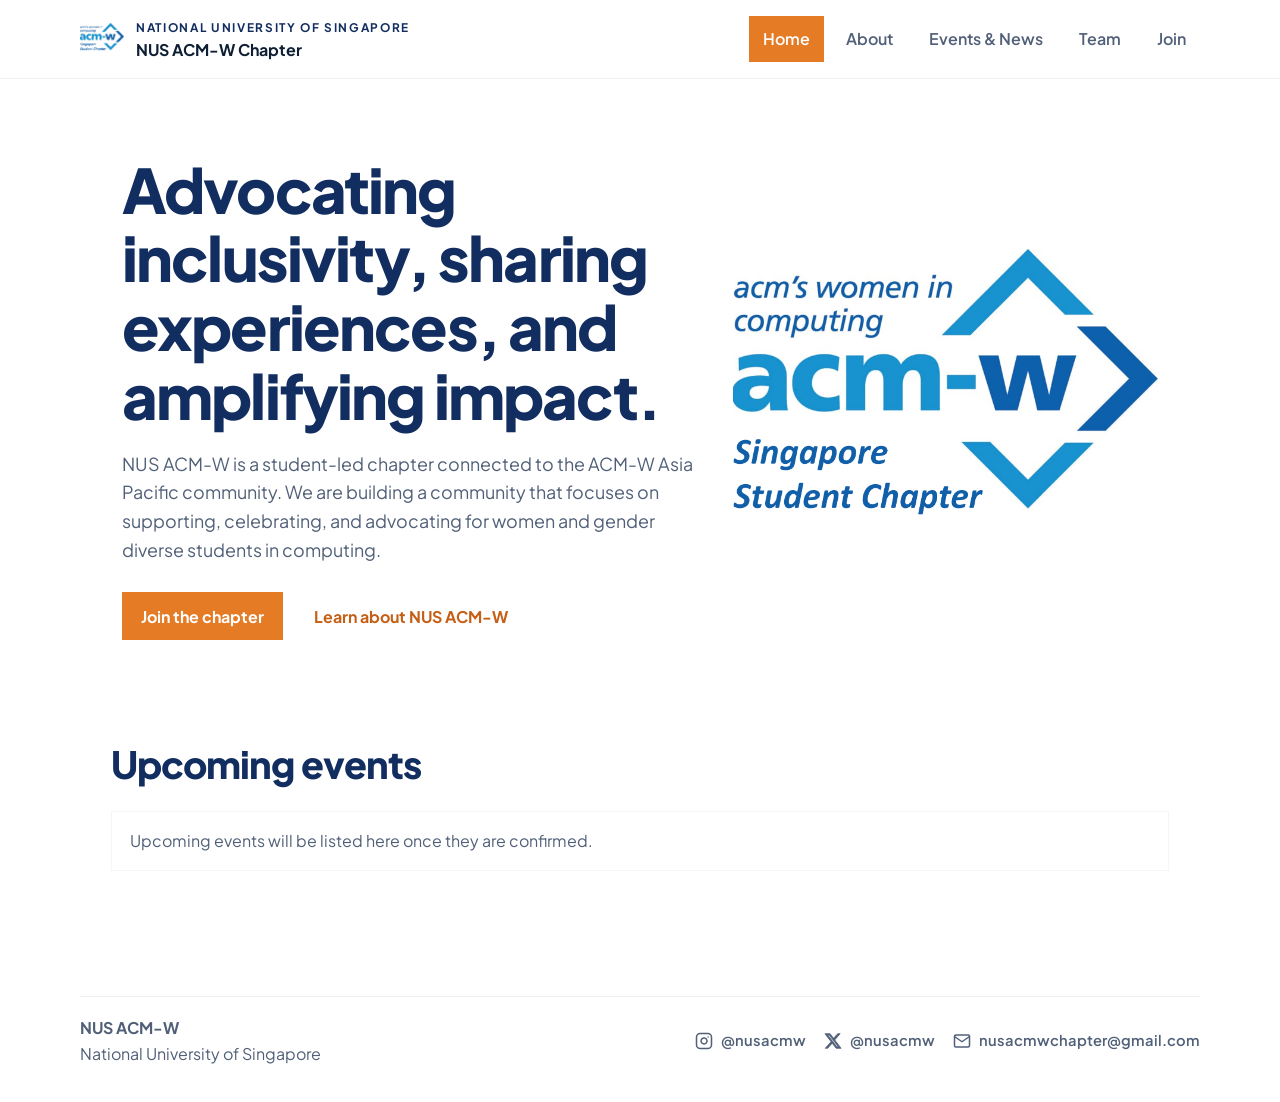
<file: index.html>
<!doctype html>
<html lang="en">
  <head>
    <meta charset="utf-8">
    <meta name="viewport" content="width=device-width, initial-scale=1">
    <meta name="description" content="">
    <title></title>
    <link rel="stylesheet" href="styles/site.css">
  </head>
  <body data-page="home">
    <div class="page-shell" data-page-content></div>
    <script type="module" src="scripts/site.js"></script>
  </body>
</html>
</file>
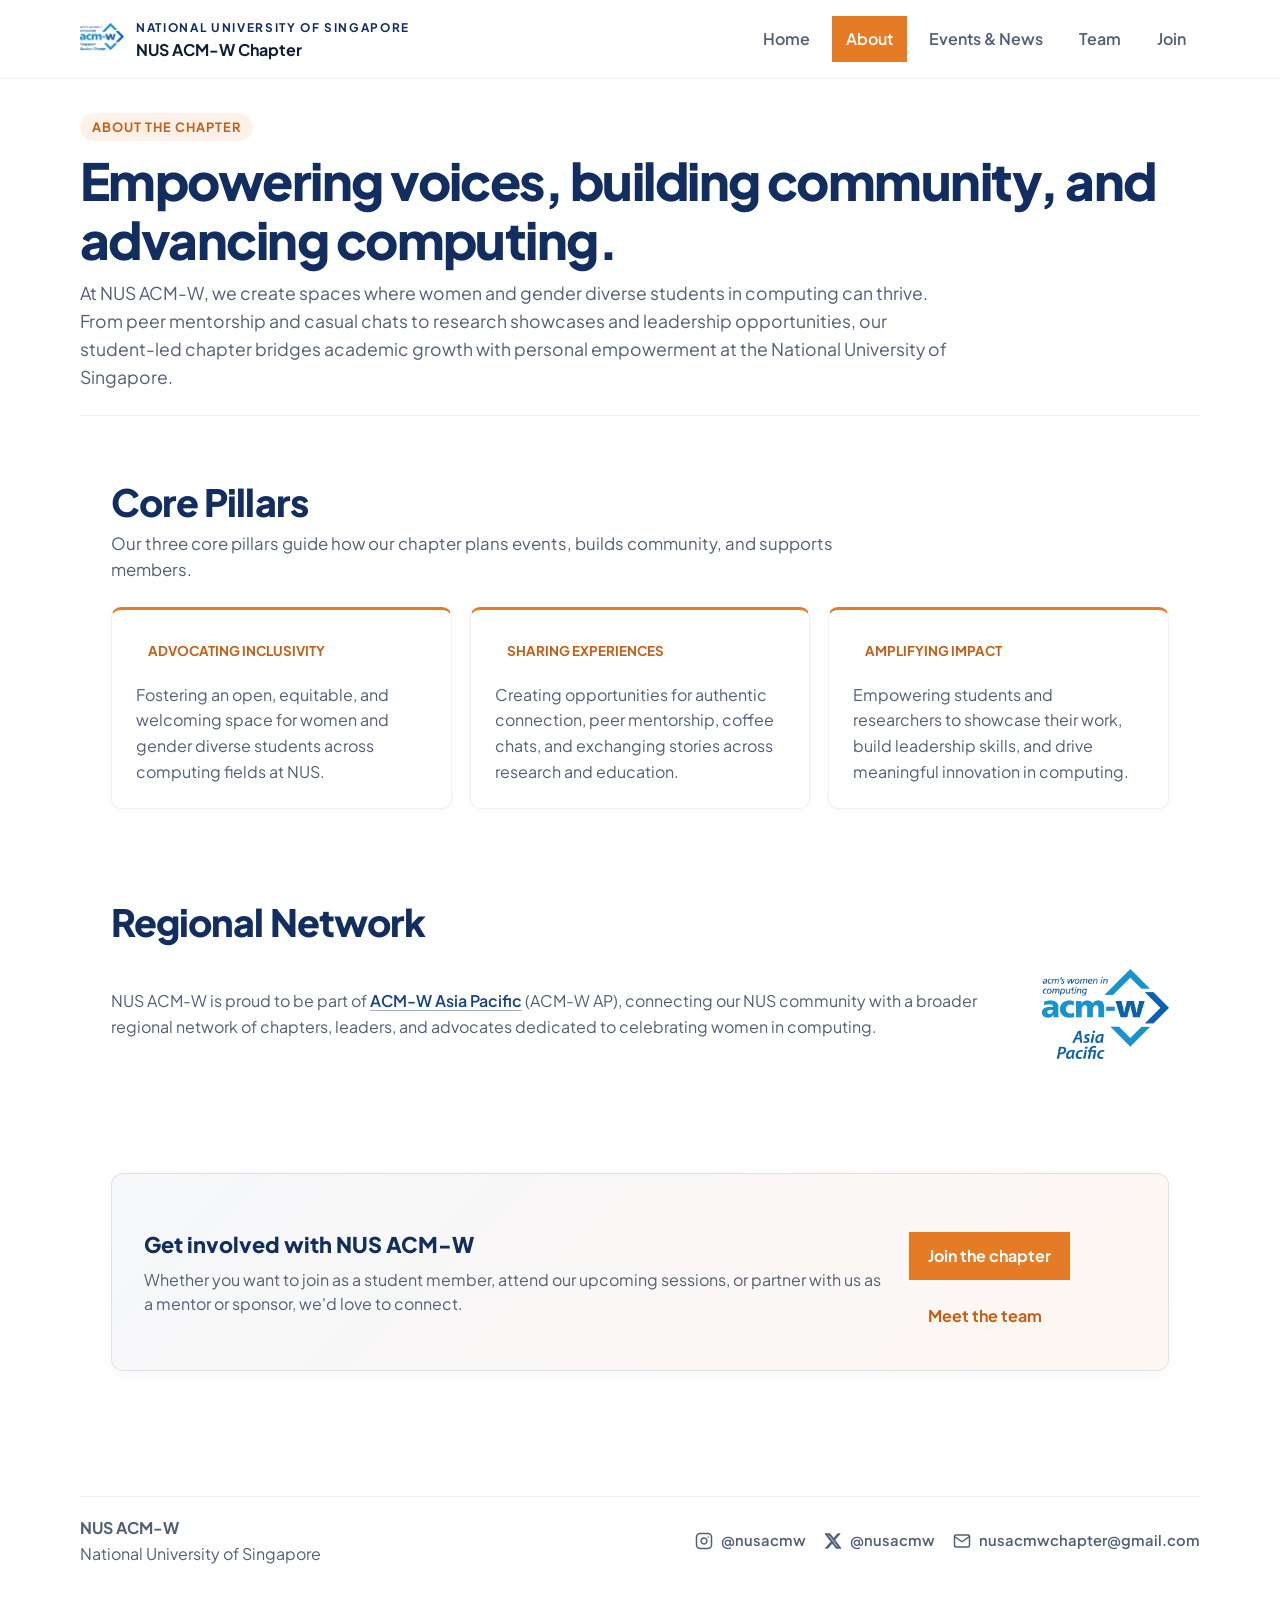
<file: about/index.html>
<!doctype html>
<html lang="en">
  <head>
    <meta charset="utf-8">
    <meta name="viewport" content="width=device-width, initial-scale=1">
    <meta name="description" content="">
    <title></title>
    <link rel="stylesheet" href="../styles/site.css">
  </head>
  <body data-page="about">
    <div class="page-shell" data-page-content></div>
    <script type="module" src="../scripts/site.js"></script>
  </body>
</html>
</file>
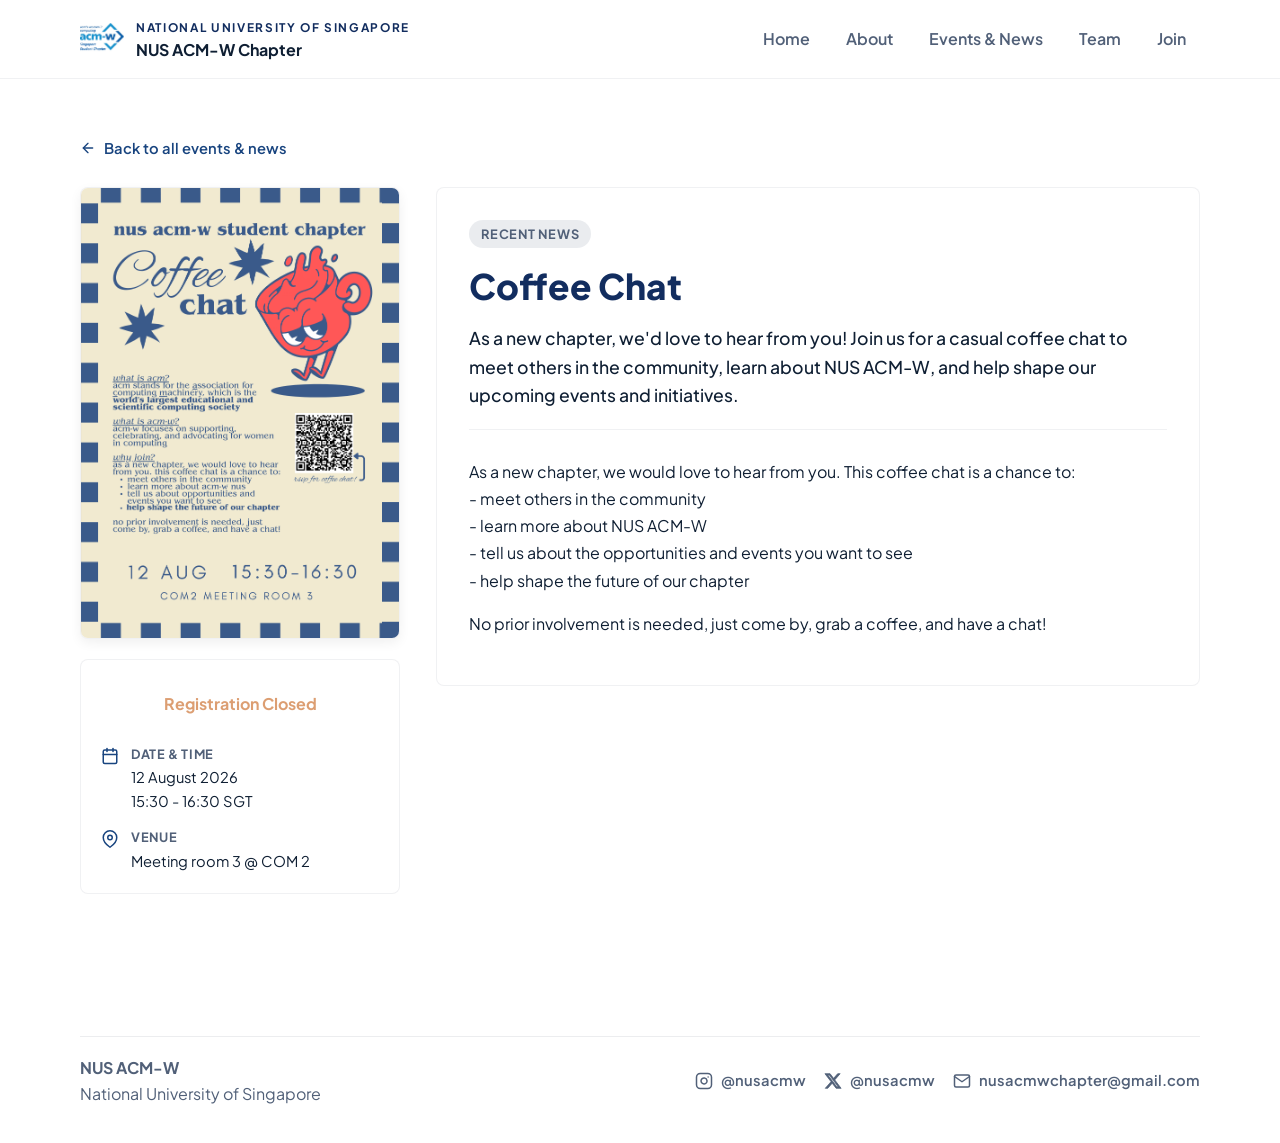
<file: event/index.html>
<!doctype html>
<html lang="en">
  <head>
    <meta charset="utf-8">
    <meta name="viewport" content="width=device-width, initial-scale=1">
    <meta name="description" content="">
    <title></title>
    <link rel="stylesheet" href="../styles/site.css">
  </head>
  <body data-page="event">
    <div class="page-shell" data-page-content></div>
    <script type="module" src="../scripts/site.js"></script>
  </body>
</html>
</file>
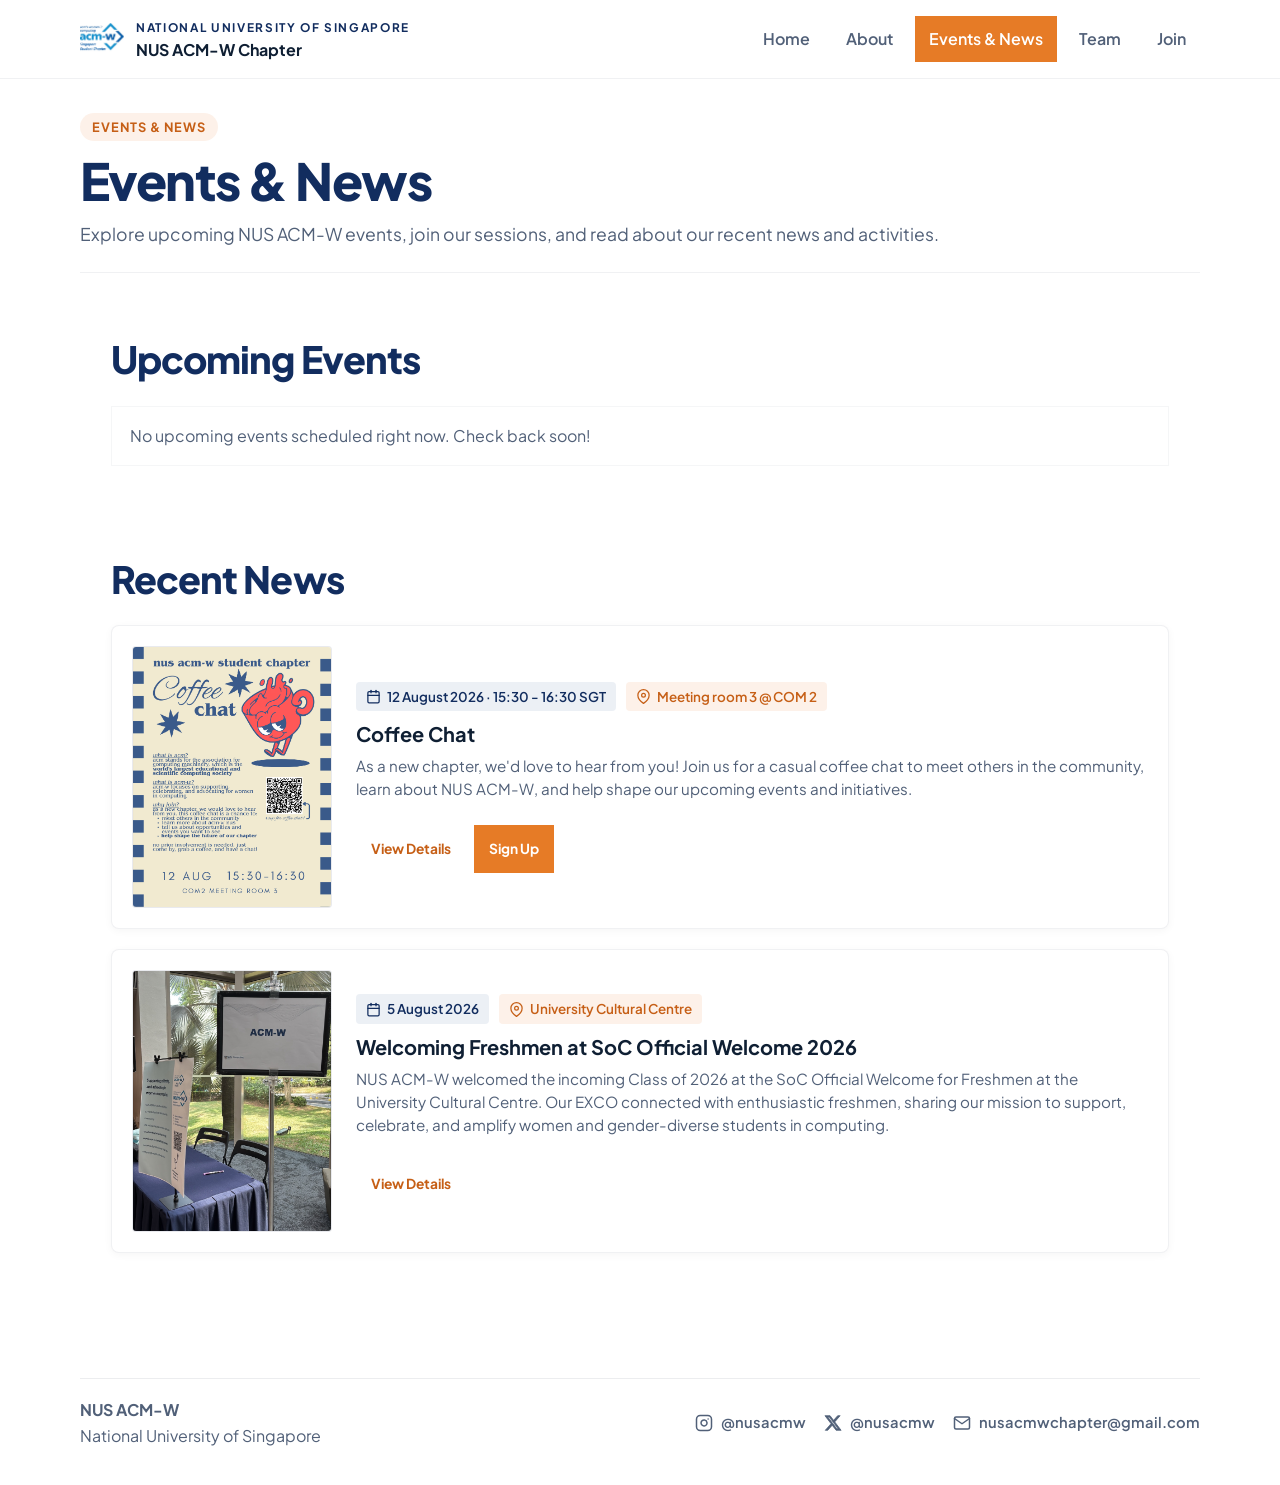
<file: events/index.html>
<!doctype html>
<html lang="en">
  <head>
    <meta charset="utf-8">
    <meta name="viewport" content="width=device-width, initial-scale=1">
    <meta name="description" content="">
    <title></title>
    <link rel="stylesheet" href="../styles/site.css">
  </head>
  <body data-page="events">
    <div class="page-shell" data-page-content></div>
    <script type="module" src="../scripts/site.js"></script>
  </body>
</html>
</file>
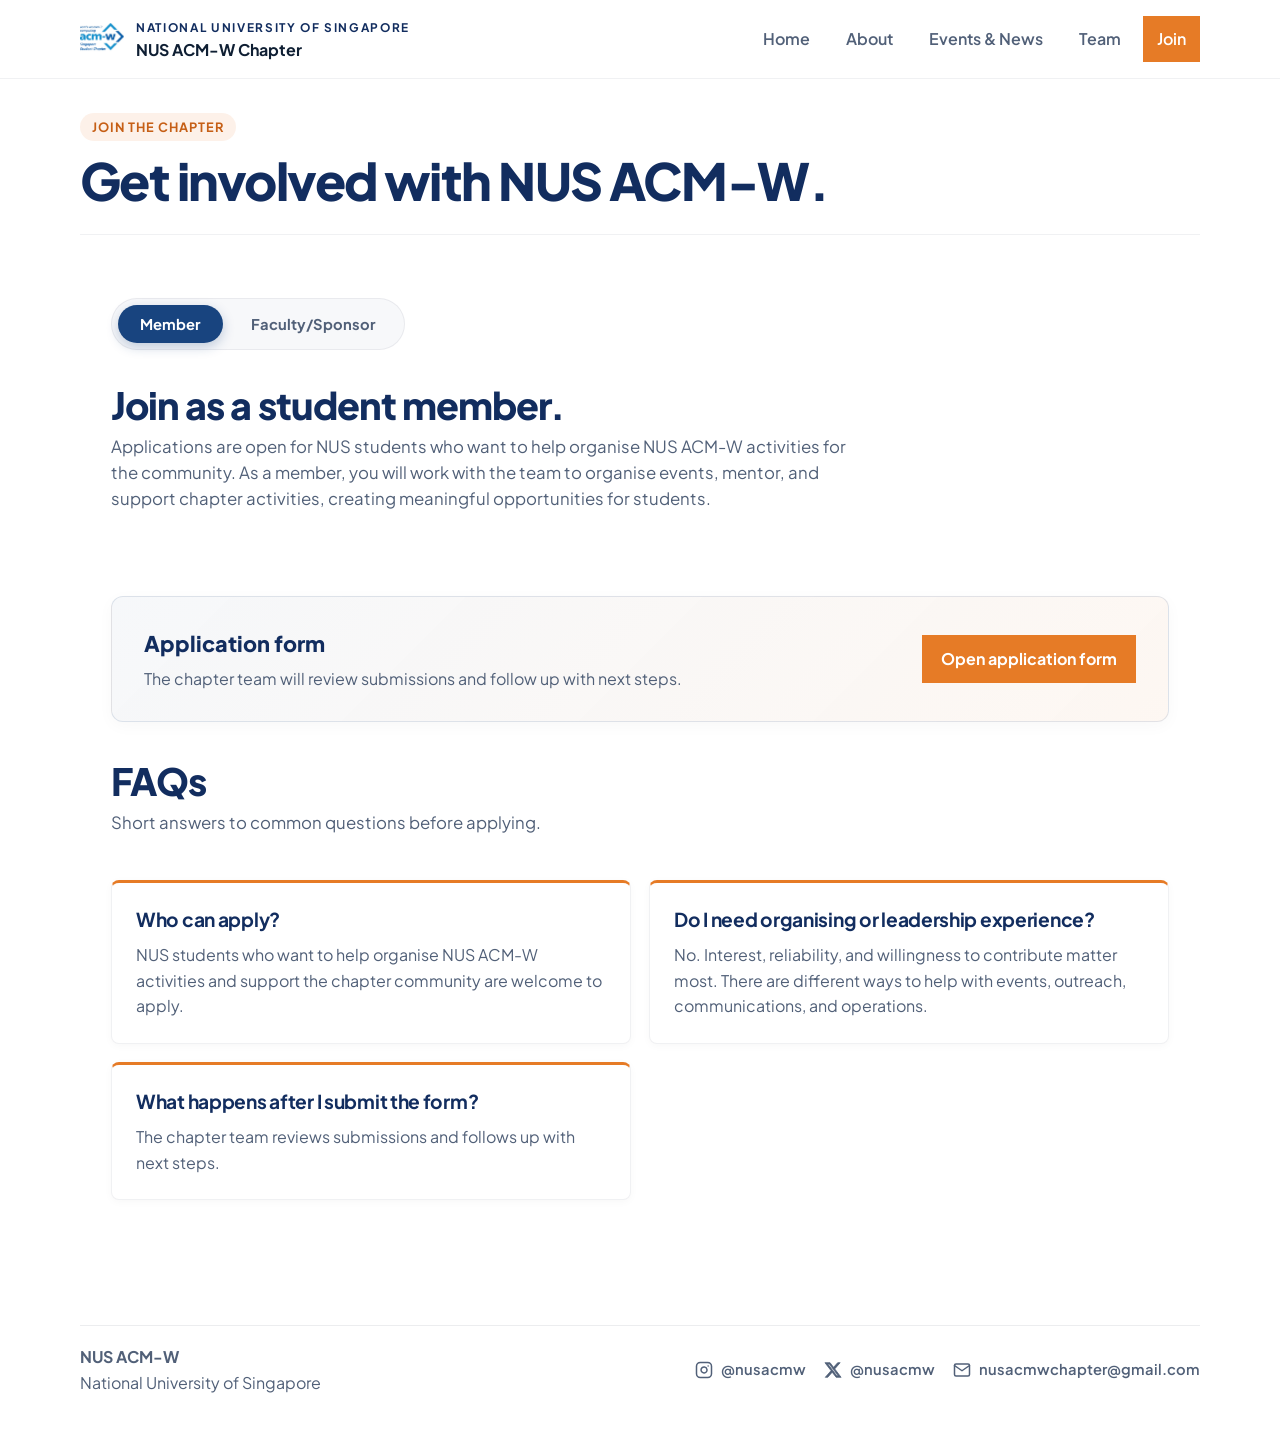
<file: join/index.html>
<!doctype html>
<html lang="en">
  <head>
    <meta charset="utf-8">
    <meta name="viewport" content="width=device-width, initial-scale=1">
    <meta name="description" content="">
    <title></title>
    <link rel="stylesheet" href="../styles/site.css">
  </head>
  <body data-page="join">
    <div class="page-shell" data-page-content></div>
    <script type="module" src="../scripts/site.js"></script>
  </body>
</html>
</file>
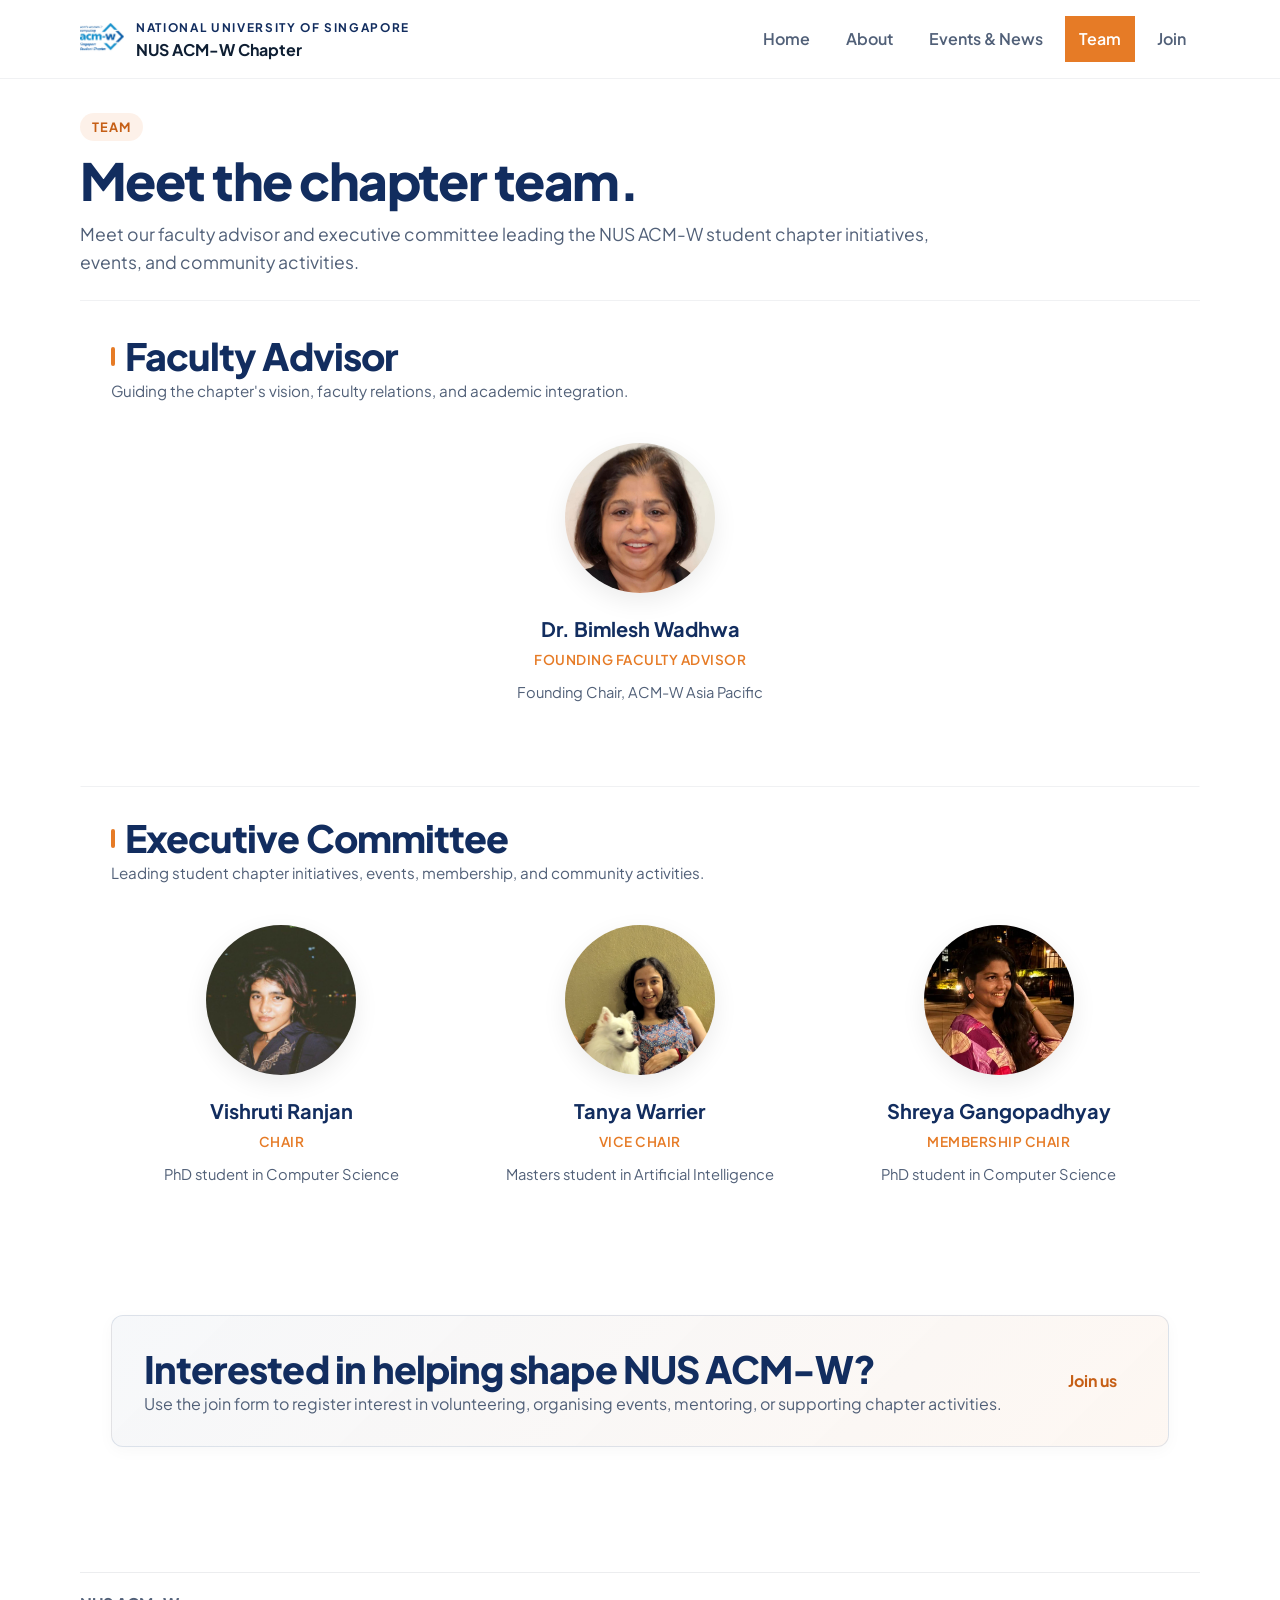
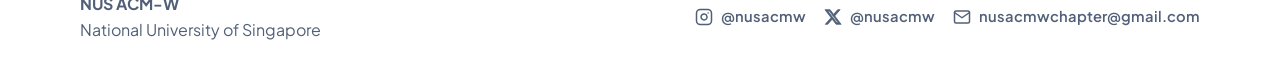
<file: team/index.html>
<!doctype html>
<html lang="en">
  <head>
    <meta charset="utf-8">
    <meta name="viewport" content="width=device-width, initial-scale=1">
    <meta name="description" content="">
    <title></title>
    <link rel="stylesheet" href="../styles/site.css">
  </head>
  <body data-page="team">
    <div class="page-shell" data-page-content></div>
    <script type="module" src="../scripts/site.js"></script>
  </body>
</html>
</file>
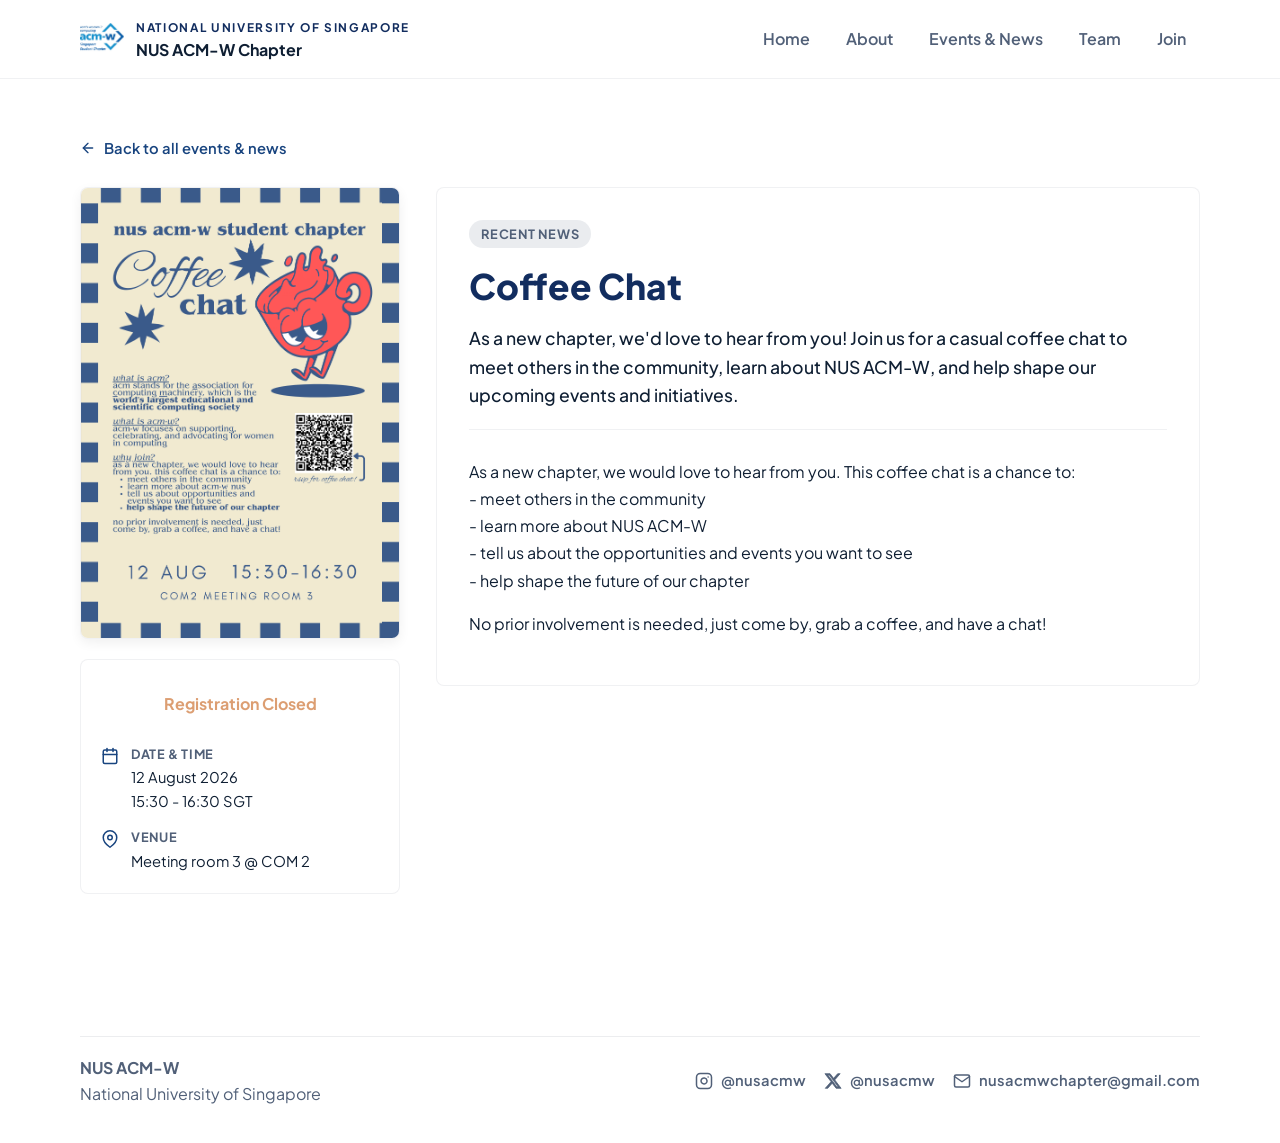
<file: pages/event.html>
<!doctype html>
<html>
  <head>
    <meta http-equiv="refresh" content="0; url=../event/">
    <script>window.location.replace("../event/" + window.location.search);</script>
  </head>
  <body></body>
</html>
</file>
<file: styles/site.css>
@import url('https://fonts.googleapis.com/css2?family=Plus+Jakarta+Sans:ital,wght@0,400;0,500;0,600;0,700;0,800;1,400&display=swap');

:root {
  --bg: #ffffff;
  --bg-alt: #f7f8fa;
  --surface: #ffffff;
  --surface-strong: #ffffff;
  --text: #0f1f33;
  --muted: #516078;
  --border: rgba(15, 31, 51, 0.06);
  --primary: #18447f;
  --primary-dark: #122d5f;
  --accent: #e67b26;
  --accent-dark: #c65f16;
  --accent-soft: rgba(230, 123, 38, 0.06);
  --shadow: none;
  --radius-xl: 0px;
  --radius-lg: 0px;
  --radius-md: 0px;
  --content-width: 1120px;
}

* {
  box-sizing: border-box;
}

html {
  scroll-behavior: smooth;
}

body {
  margin: 0;
  color: var(--text);
  font-family: 'Plus Jakarta Sans', -apple-system, BlinkMacSystemFont, "Segoe UI", Roboto, sans-serif;
  font-size: 16px;
  line-height: 1.6;
  background: var(--bg);
}

img {
  max-width: 100%;
  display: block;
}

a {
  color: inherit;
  text-decoration: none;
}

a:hover {
  color: var(--primary);
}

.page-shell {
  min-height: 100vh;
}

.container {
  width: min(calc(100% - 32px), var(--content-width));
  margin: 0 auto;
}

.site-header {
  position: sticky;
  top: 0;
  z-index: 20;
  background: var(--surface-strong);
  border-bottom: 1px solid var(--border);
}

.site-header__inner {
  display: flex;
  align-items: center;
  justify-content: space-between;
  gap: 24px;
  padding: 16px 0;
}

.brand {
  display: flex;
  align-items: center;
  gap: 12px;
  min-width: 0;
}

.brand__logo {
  width: 44px;
  height: 44px;
  object-fit: contain;
  flex: 0 0 auto;
}

.brand__copy {
  min-width: 0;
}

.brand__eyebrow {
  margin: 0;
  font-size: 0.74rem;
  font-weight: 700;
  text-transform: uppercase;
  letter-spacing: 0.14em;
  color: var(--primary-dark);
}

.brand__title {
  margin: 2px 0 0;
  font-size: 1rem;
  font-weight: 700;
  line-height: 1.2;
  letter-spacing: 0;
}

.brand__title span {
  color: var(--muted);
  font-weight: 600;
}

.nav-toggle {
  display: none;
}

.site-nav {
  display: flex;
  align-items: center;
  gap: 8px;
  flex-wrap: wrap;
}

.site-nav a {
  padding: 10px 14px;
  border-radius: 0px;
  color: var(--muted);
  font-weight: 600;
  transition: background-color 0.15s ease, color 0.15s ease, transform 0.12s ease;
}

.site-nav a:hover,
.site-nav a[aria-current="page"] {
  color: #fff;
  background: var(--accent);
}

.site-main {
  padding: 34px 0 72px;
}

.hero {
  position: relative;
  overflow: hidden;
  border: none;
  border-radius: 0px;
  background: var(--surface);
  box-shadow: none;
}

.hero::before,
.hero::after {
  display: none;
}

.hero__inner {
  position: relative;
  z-index: 1;
  display: grid;
  grid-template-columns: 1.15fr 0.85fr;
  gap: 36px;
  padding: 42px;
  align-items: center;
}

.hero__inner--text-only {
  grid-template-columns: 1fr;
}

.eyebrow {
  display: inline-flex;
  align-items: center;
  gap: 8px;
  margin: 0 0 16px;
  padding: 7px 14px;
  border-radius: 0px;
  background: transparent;
  color: var(--accent-dark);
  font-size: 0.86rem;
  font-weight: 700;
  letter-spacing: 0.02em;
}

h1, h2, h3, h4, h5, h6,
.hero h1,
.section h2,
.page-heading h1,
.card h3 {
  margin: 0;
  font-family: 'Plus Jakarta Sans', -apple-system, BlinkMacSystemFont, "Segoe UI", Roboto, sans-serif;
  color: var(--primary-dark);
}

.hero h1 {
  font-size: clamp(2.4rem, 4.8vw, 4.2rem);
  font-weight: 800;
  letter-spacing: -0.03em;
  line-height: 1.12;
  max-width: 16ch;
}

.hero p {
  margin: 20px 0 0;
  max-width: 62ch;
  font-size: 1.12rem;
  line-height: 1.6;
  color: var(--muted);
}

.hero__actions {
  display: flex;
  flex-wrap: wrap;
  gap: 12px;
  margin-top: 28px;
}

.button {
  display: inline-flex;
  align-items: center;
  justify-content: center;
  gap: 10px;
  min-height: 48px;
  padding: 0 18px;
  border: 1px solid transparent;
  border-radius: 0px;
  font-weight: 700;
  transition: transform 0.12s ease, background-color 0.12s ease;
}

.button:hover {
  transform: translateY(-1px);
}

.button--primary {
  color: #fff;
  background: var(--accent);
  box-shadow: none;
}

.button--secondary {
  color: var(--accent-dark);
  border-color: transparent;
  background: transparent;
}

.hero__panel {
  position: relative;
  padding: 0;
  border-radius: 0px;
  background: var(--primary);
  border: none;
  box-shadow: none;
}

.hero__panel img {
  width: 100%;
  border-radius: 0px;
  background: transparent;
  object-fit: contain;
}

.hero__stats {
  display: grid;
  grid-template-columns: repeat(3, minmax(0, 1fr));
  gap: 12px;
  margin-top: 16px;
}

.stat {
  padding: 14px 16px;
  border-radius: 0px;
  background: rgba(245,130,32,0.06);
}

.stat strong {
  display: block;
  font-size: 1.1rem;
}

.stat span {
  color: var(--muted);
  font-size: 0.9rem;
}

.section {
  margin-top: 28px;
  padding: 30px;
  border: 1px solid transparent;
  border-radius: 0px;
  background: transparent;
  box-shadow: none;
}

.section--plain {
  background: transparent;
  box-shadow: none;
}

.section__header {
  display: flex;
  align-items: flex-end;
  justify-content: space-between;
  gap: 20px;
  margin-bottom: 24px;
}

.section h2 {
  font-size: clamp(1.75rem, 3.2vw, 2.35rem);
  font-weight: 800;
  letter-spacing: -0.025em;
  line-height: 1.22;
  color: var(--primary-dark);
  margin: 0;
}

.section__header p {
  margin: 6px 0 0 0;
  font-size: 1.05rem;
  line-height: 1.55;
  color: var(--muted);
  max-width: 62ch;
}

.grid {
  display: grid;
  gap: 18px;
}

.grid--one {
  grid-template-columns: 1fr;
}

.grid--three {
  grid-template-columns: repeat(3, minmax(0, 1fr));
}

.grid--two {
  grid-template-columns: repeat(2, minmax(0, 1fr));
}

.grid--centered {
  display: flex;
  justify-content: center;
  align-items: stretch;
  flex-wrap: wrap;
  gap: 24px;
}

.grid--centered .team-member {
  min-width: 260px;
  max-width: 320px;
}

.team-section {
  margin-top: 36px;
  padding-top: 28px;
  border-top: 1px solid var(--border, #e2e8f0);
}

.page-heading + .team-section,
.team-section:first-of-type {
  margin-top: 20px;
  padding-top: 0;
  border-top: none;
}

.team-section__header {
  margin-bottom: 24px;
}

.team-section__title {
  font-size: 1.4rem;
  font-weight: 700;
  color: var(--primary-dark, #0f172a);
  margin: 0 0 4px 0;
  display: flex;
  align-items: center;
  gap: 10px;
}

.team-section__title::before {
  content: "";
  display: inline-block;
  width: 4px;
  height: 1.2rem;
  background: var(--accent, #0ea5e9);
  border-radius: 2px;
}

.team-section__subtitle {
  font-size: 0.95rem;
  color: var(--muted, #64748b);
  margin: 0;
}

.card {
  padding: 24px;
  border-radius: 10px;
  border: 1px solid var(--border);
  background: var(--surface);
  box-shadow: 0 2px 8px rgba(0, 0, 0, 0.03);
  transition: transform 0.2s cubic-bezier(0.16, 1, 0.3, 1), box-shadow 0.2s cubic-bezier(0.16, 1, 0.3, 1);
}

.card:hover {
  box-shadow: 0 8px 24px rgba(15, 31, 51, 0.08);
  transform: translateY(-2px);
}

.card--soft {
  background: #ffffff;
  border-top: 3px solid var(--accent);
}

.card h3 {
  margin: 0 0 10px;
  font-size: 1.2rem;
  font-weight: 700;
  color: var(--primary-dark);
  letter-spacing: -0.015em;
  line-height: 1.3;
}

.card p {
  margin: 0;
  color: var(--muted);
}

.card__meta {
  display: inline-flex;
  align-items: center;
  gap: 8px;
  margin-bottom: 14px;
  padding: 6px 12px;
  border-radius: 0px;
  background: transparent;
  color: var(--accent-dark);
  font-size: 0.84rem;
  font-weight: 700;
}

.affiliation {
  display: grid;
  grid-template-columns: minmax(0, 1fr) auto;
  gap: 28px;
  align-items: center;
}

.affiliation p {
  margin: 0;
  color: var(--muted);
}

a.link--text,
.affiliation p a {
  color: var(--primary);
  font-weight: 600;
  text-decoration: underline;
  text-decoration-color: rgba(24, 68, 127, 0.4);
  text-underline-offset: 3px;
  transition: color 0.15s ease, text-decoration-color 0.15s ease;
}

a.link--text:hover,
.affiliation p a:hover {
  color: var(--primary-dark);
  text-decoration-color: var(--primary-dark);
}

.affiliation-logo {
  display: flex;
  align-items: center;
  justify-content: flex-end;
}

.affiliation-logo img {
  max-width: 160px;
  max-height: 90px;
  width: auto;
  height: auto;
  object-fit: contain;
  border-radius: 8px;
}

.event-list {
  display: flex;
  flex-direction: column;
  gap: 20px;
}

.event {
  display: flex;
  flex-direction: row;
  gap: 24px;
  align-items: stretch;
  padding: 20px;
  background: var(--surface);
  border: 1px solid var(--border);
  border-radius: 8px;
  box-shadow: 0 2px 8px rgba(0, 0, 0, 0.04);
  transition: transform 0.25s cubic-bezier(0.16, 1, 0.3, 1), box-shadow 0.25s cubic-bezier(0.16, 1, 0.3, 1);
}

.event:hover {
  box-shadow: 0 12px 28px rgba(15, 31, 51, 0.1);
  transform: translateY(-4px);
}

.event__poster-box {
  flex: 0 0 200px;
  max-width: 200px;
  border-radius: 4px;
  overflow: hidden;
  background: var(--bg-alt);
  display: flex;
  align-items: center;
  justify-content: center;
  border: 1px solid var(--border);
}

.event__poster-box a {
  display: block;
  width: 100%;
  height: 100%;
}

.event__poster-img {
  width: 100%;
  height: 100%;
  max-height: 260px;
  object-fit: cover;
  display: block;
  transition: transform 0.3s ease;
}

.event:hover .event__poster-img {
  transform: scale(1.03);
}

.event__details {
  flex: 1;
  display: flex;
  flex-direction: column;
  justify-content: center;
}

.event__header-meta {
  display: flex;
  flex-wrap: wrap;
  align-items: center;
  gap: 10px;
  margin-bottom: 10px;
}

.event__date-badge,
.event__venue-badge {
  display: inline-flex;
  align-items: center;
  gap: 6px;
  font-size: 0.84rem;
  font-weight: 600;
  padding: 4px 10px;
  border-radius: 4px;
}

.event__date-badge {
  background: rgba(24, 68, 127, 0.08);
  color: var(--primary-dark);
}

.event__venue-badge {
  background: rgba(230, 123, 38, 0.1);
  color: var(--accent-dark);
}

.icon-svg {
  flex-shrink: 0;
}

.event__title {
  margin: 0 0 8px 0;
  font-size: 1.25rem;
  color: var(--text);
  font-weight: 700;
  line-height: 1.3;
}

.event__title a {
  color: var(--text);
  transition: color 0.2s ease;
}

.event__title a:hover {
  color: var(--primary);
}

.event__summary {
  margin: 0 0 10px 0;
  color: var(--muted);
  font-size: 0.95rem;
  line-height: 1.5;
}

.tag-row {
  display: flex;
  flex-wrap: wrap;
  gap: 8px;
  margin-top: 14px;
}

.tag {
  padding: 6px 12px;
  border-radius: 0px;
  background: var(--accent);
  color: #fff;
  font-size: 0.84rem;
  font-weight: 700;
}

.team-member {
  display: flex;
  flex-direction: column;
  align-items: center;
  text-align: center;
  padding: 16px 12px;
  background: transparent;
  border: none;
  box-shadow: none;
}

.team-member__photo-wrapper {
  width: 150px;
  height: 150px;
  border-radius: 50%;
  position: relative;
  overflow: hidden;
  margin-bottom: 20px;
  box-shadow: 0 8px 24px rgba(0, 0, 0, 0.08);
  transition: transform 0.3s ease, box-shadow 0.3s ease;
  flex-shrink: 0;
}

.team-member:hover .team-member__photo-wrapper {
  transform: translateY(-5px);
  box-shadow: 0 14px 30px rgba(0, 0, 0, 0.14);
}

.team-member__photo {
  width: 100%;
  height: 100%;
  object-fit: cover;
  object-position: center top;
}

.team-member__avatar-fallback {
  width: 100%;
  height: 100%;
  border-radius: 50%;
  background: #e2e8f0;
  display: grid;
  place-items: center;
  color: #94a3b8;
  font-size: 1.6rem;
  font-weight: 600;
  text-transform: uppercase;
}

.team-member__name {
  margin: 0 0 4px;
  font-size: 1.25rem;
  font-weight: 700;
}

.team-member__role {
  font-size: 0.85rem;
  font-weight: 600;
  text-transform: uppercase;
  letter-spacing: 0.5px;
  color: var(--accent, #0ea5e9);
  margin-bottom: 10px;
}

.team-member__summary {
  margin: 0;
  font-size: 0.92rem;
  line-height: 1.5;
  color: var(--muted, #64748b);
  max-width: 280px;
}

.section__cta {
  display: flex;
  justify-content: space-between;
  align-items: center;
  gap: 24px;
  margin-top: 24px;
  padding: 30px 32px;
  border-radius: 12px;
  background: linear-gradient(135deg, rgba(24, 68, 127, 0.04) 0%, rgba(230, 123, 38, 0.06) 100%);
  border: 1px solid rgba(24, 68, 127, 0.12);
  box-shadow: 0 4px 16px rgba(0, 0, 0, 0.03);
}

.section__cta--stacked {
  display: flex;
  flex-direction: column;
  justify-content: flex-start;
  align-items: flex-start;
  gap: 16px;
}

.section__cta h3 {
  font-size: 1.35rem;
  font-weight: 800;
  color: var(--primary-dark);
  margin: 0 0 6px 0;
}

.section__cta p {
  margin: 0;
  font-size: 1rem;
  color: var(--muted);
  line-height: 1.5;
}

.section__actions {
  display: flex;
  flex-wrap: wrap;
  gap: 12px;
}

.page-heading {
  display: flex;
  flex-direction: column;
  gap: 10px;
  margin-bottom: 32px;
  padding-bottom: 24px;
  border-bottom: 1px solid var(--border);
}

.page-heading .eyebrow {
  display: inline-block;
  width: fit-content;
  margin: 0;
  padding: 4px 12px;
  border-radius: 20px;
  background: rgba(230, 123, 38, 0.1);
  color: var(--accent-dark);
  font-size: 0.8rem;
  font-weight: 700;
  text-transform: uppercase;
  letter-spacing: 0.08em;
}

.page-heading h1 {
  margin: 0;
  font-size: clamp(2.2rem, 4.5vw, 3.2rem);
  line-height: 1.15;
  letter-spacing: -0.03em;
  font-weight: 800;
  color: var(--primary-dark);
}

.page-heading p {
  margin: 0;
  font-size: 1.1rem;
  line-height: 1.6;
  color: var(--muted);
  max-width: 68ch;
}

.footer {
  padding: 22px 0 36px;
  color: var(--muted);
}

.footer__inner {
  display: flex;
  align-items: center;
  justify-content: space-between;
  gap: 20px;
  padding-top: 18px;
  border-top: 1px solid rgba(15, 31, 51, 0.08);
}

.footer__links {
  display: flex;
  flex-wrap: wrap;
  align-items: center;
  gap: 18px;
}

.footer__link {
  display: inline-flex;
  align-items: center;
  gap: 8px;
  color: var(--muted);
  font-size: 0.92rem;
  font-weight: 600;
  transition: color 0.15s ease, transform 0.15s ease;
}

.footer__link:hover {
  color: var(--primary);
  transform: translateY(-1px);
}

.footer__icon {
  width: 18px;
  height: 18px;
  flex-shrink: 0;
  stroke: currentColor;
}

.utility-note {
  padding: 16px 18px;
  border-radius: 0px;
  background: transparent;
  border: 1px solid rgba(15, 31, 51, 0.04);
  color: var(--muted);
}

.join-tabs {
  display: grid;
  gap: 32px;
  margin-top: 24px;
}

.join-tabs__list {
  display: inline-flex;
  flex-wrap: wrap;
  gap: 6px;
  padding: 6px;
  background: var(--bg-alt);
  border: 1px solid var(--border);
  border-radius: 40px;
  width: fit-content;
}

.join-tabs__button {
  appearance: none;
  border: none;
  border-radius: 30px;
  background: transparent;
  color: var(--muted);
  cursor: pointer;
  font-family: inherit;
  font-weight: 700;
  font-size: 0.92rem;
  padding: 10px 22px;
  transition: all 0.2s cubic-bezier(0.16, 1, 0.3, 1);
}

.join-tabs__button:hover {
  color: var(--primary-dark);
}

.join-tabs__button[aria-selected="true"] {
  color: #fff;
  background: var(--primary);
  box-shadow: 0 4px 12px rgba(24, 68, 127, 0.25);
}

.join-tabs__panel {
  display: grid;
  gap: 36px;
  animation: fadeInTab 0.3s ease;
}

@keyframes fadeInTab {
  from {
    opacity: 0;
    transform: translateY(6px);
  }
  to {
    opacity: 1;
    transform: translateY(0);
  }
}

.join-tabs__panel[hidden] {
  display: none;
}

.join-tabs__block {
  display: grid;
  gap: 20px;
}

.join-tabs__panel .card {
  padding: 24px;
  border-radius: 8px;
  background: #ffffff;
  border: 1px solid var(--border);
  border-top: 3px solid var(--accent);
  box-shadow: 0 2px 8px rgba(0, 0, 0, 0.03);
  transition: transform 0.2s cubic-bezier(0.16, 1, 0.3, 1), box-shadow 0.2s cubic-bezier(0.16, 1, 0.3, 1);
}

.join-tabs__panel .card:hover {
  transform: translateY(-2px);
  box-shadow: 0 8px 24px rgba(15, 31, 51, 0.08);
}

@media (max-width: 960px) {
  .site-header__inner,
  .hero__inner,
  .section__header,
  .section__cta,
  .footer__inner {
    grid-template-columns: 1fr;
    display: grid;
  }

  .site-header__inner {
    align-items: start;
  }

  .site-nav {
    justify-content: flex-start;
  }

  .hero__inner {
    padding: 28px;
  }

  .grid--three,
  .grid--one,
  .grid--two,
  .hero__stats,
  .affiliation {
    grid-template-columns: 1fr;
  }

  .affiliation-logo {
    justify-content: flex-start;
  }
}

@media (max-width: 720px) {
  body {
    font-size: 15px;
  }

  .container {
    width: min(calc(100% - 24px), var(--content-width));
  }

  .site-header__inner {
    gap: 12px;
  }

  .brand {
    align-items: flex-start;
  }

  .site-nav {
    gap: 6px;
  }

  .site-nav a {
    padding: 8px 11px;
  }

  .hero__inner,
  .section {
    padding: 20px;
  }

  .event {
    flex-direction: column;
  }

  .event__poster-box {
    flex: none;
    max-width: 100%;
    width: 100%;
  }

  .event__poster-img {
    max-height: 320px;
  }

  .section__cta,
  .footer__inner {
    gap: 14px;
  }
}

/* Event Card Footer Actions */
.event__footer-row {
  display: flex;
  align-items: center;
  justify-content: space-between;
  gap: 16px;
  margin-top: 14px;
  flex-wrap: wrap;
}

.event__actions {
  display: flex;
  align-items: center;
  gap: 8px;
}

.button--sm {
  padding: 6px 14px;
  font-size: 0.86rem;
}

.button--lg {
  padding: 12px 24px;
  font-size: 1.05rem;
}

.button--full {
  width: 100%;
  justify-content: center;
  text-align: center;
  display: inline-flex;
}

.button--disabled {
  opacity: 0.6;
  cursor: not-allowed;
  pointer-events: none;
}

/* Event Detail Page */
.event-detail-page {
  padding: 24px 0 48px;
}

.event-detail-header {
  margin-bottom: 24px;
}

.back-link {
  display: inline-flex;
  align-items: center;
  gap: 8px;
  font-size: 0.92rem;
  font-weight: 600;
  color: var(--primary);
  transition: color 0.2s ease;
}

.back-link:hover {
  color: var(--accent);
}

.event-detail {
  display: grid;
  grid-template-columns: 320px 1fr;
  gap: 36px;
  align-items: start;
}

.event-detail__sidebar {
  display: flex;
  flex-direction: column;
  gap: 20px;
}

.event-detail__poster-card {
  border-radius: 8px;
  overflow: hidden;
  border: 1px solid var(--border);
  box-shadow: 0 4px 12px rgba(0, 0, 0, 0.06);
  background: var(--surface);
}

.event-detail__poster-img {
  width: 100%;
  height: auto;
  display: block;
  transition: transform 0.3s ease;
}

.event-detail__poster-card:hover .event-detail__poster-img {
  transform: scale(1.02);
}

.event-detail__cta-card {
  padding: 20px;
  background: var(--surface);
  border: 1px solid var(--border);
  border-radius: 8px;
  display: flex;
  flex-direction: column;
  gap: 16px;
}

.event-detail__info-list {
  display: flex;
  flex-direction: column;
  gap: 14px;
}

.event-detail__info-item {
  display: flex;
  align-items: flex-start;
  gap: 12px;
  font-size: 0.92rem;
  color: var(--text);
}

.event-detail__info-item svg {
  margin-top: 3px;
  color: var(--primary);
  flex-shrink: 0;
}

.event-detail__info-item strong {
  display: block;
  font-size: 0.8rem;
  text-transform: uppercase;
  letter-spacing: 0.05em;
  color: var(--muted);
  margin-bottom: 2px;
}

.event-detail__main {
  background: var(--surface);
  padding: 32px;
  border: 1px solid var(--border);
  border-radius: 8px;
}

.event-detail__meta-top {
  display: flex;
  align-items: center;
  gap: 12px;
  flex-wrap: wrap;
  margin-bottom: 16px;
}

.event-status-badge {
  display: inline-block;
  padding: 4px 12px;
  border-radius: 20px;
  font-size: 0.8rem;
  font-weight: 700;
  text-transform: uppercase;
  letter-spacing: 0.06em;
}

.event-status-badge--upcoming {
  background: rgba(230, 123, 38, 0.12);
  color: var(--accent-dark);
}

.event-status-badge--past {
  background: rgba(81, 96, 120, 0.12);
  color: var(--muted);
}

.event-detail__title {
  margin: 0 0 16px 0;
  font-size: 2.2rem;
  line-height: 1.25;
  color: var(--primary-dark);
  font-weight: 800;
}

.event-detail__lead {
  font-size: 1.1rem;
  line-height: 1.6;
  color: var(--text);
  margin: 0 0 28px 0;
  padding-bottom: 20px;
  border-bottom: 1px solid var(--border);
  font-weight: 500;
}

.event-detail__description {
  color: var(--text);
  font-size: 1rem;
  line-height: 1.7;
}

.event-detail__description h3 {
  margin: 28px 0 12px 0;
  font-size: 1.3rem;
  color: var(--primary-dark);
}

.event-detail__description p {
  margin: 0 0 16px 0;
}

.event-detail__description ul {
  margin: 0 0 20px 0;
  padding-left: 20px;
}

.event-detail__description li {
  margin-bottom: 8px;
}

@media (max-width: 860px) {
  .event-detail {
    grid-template-columns: 1fr;
  }
}
</file>
